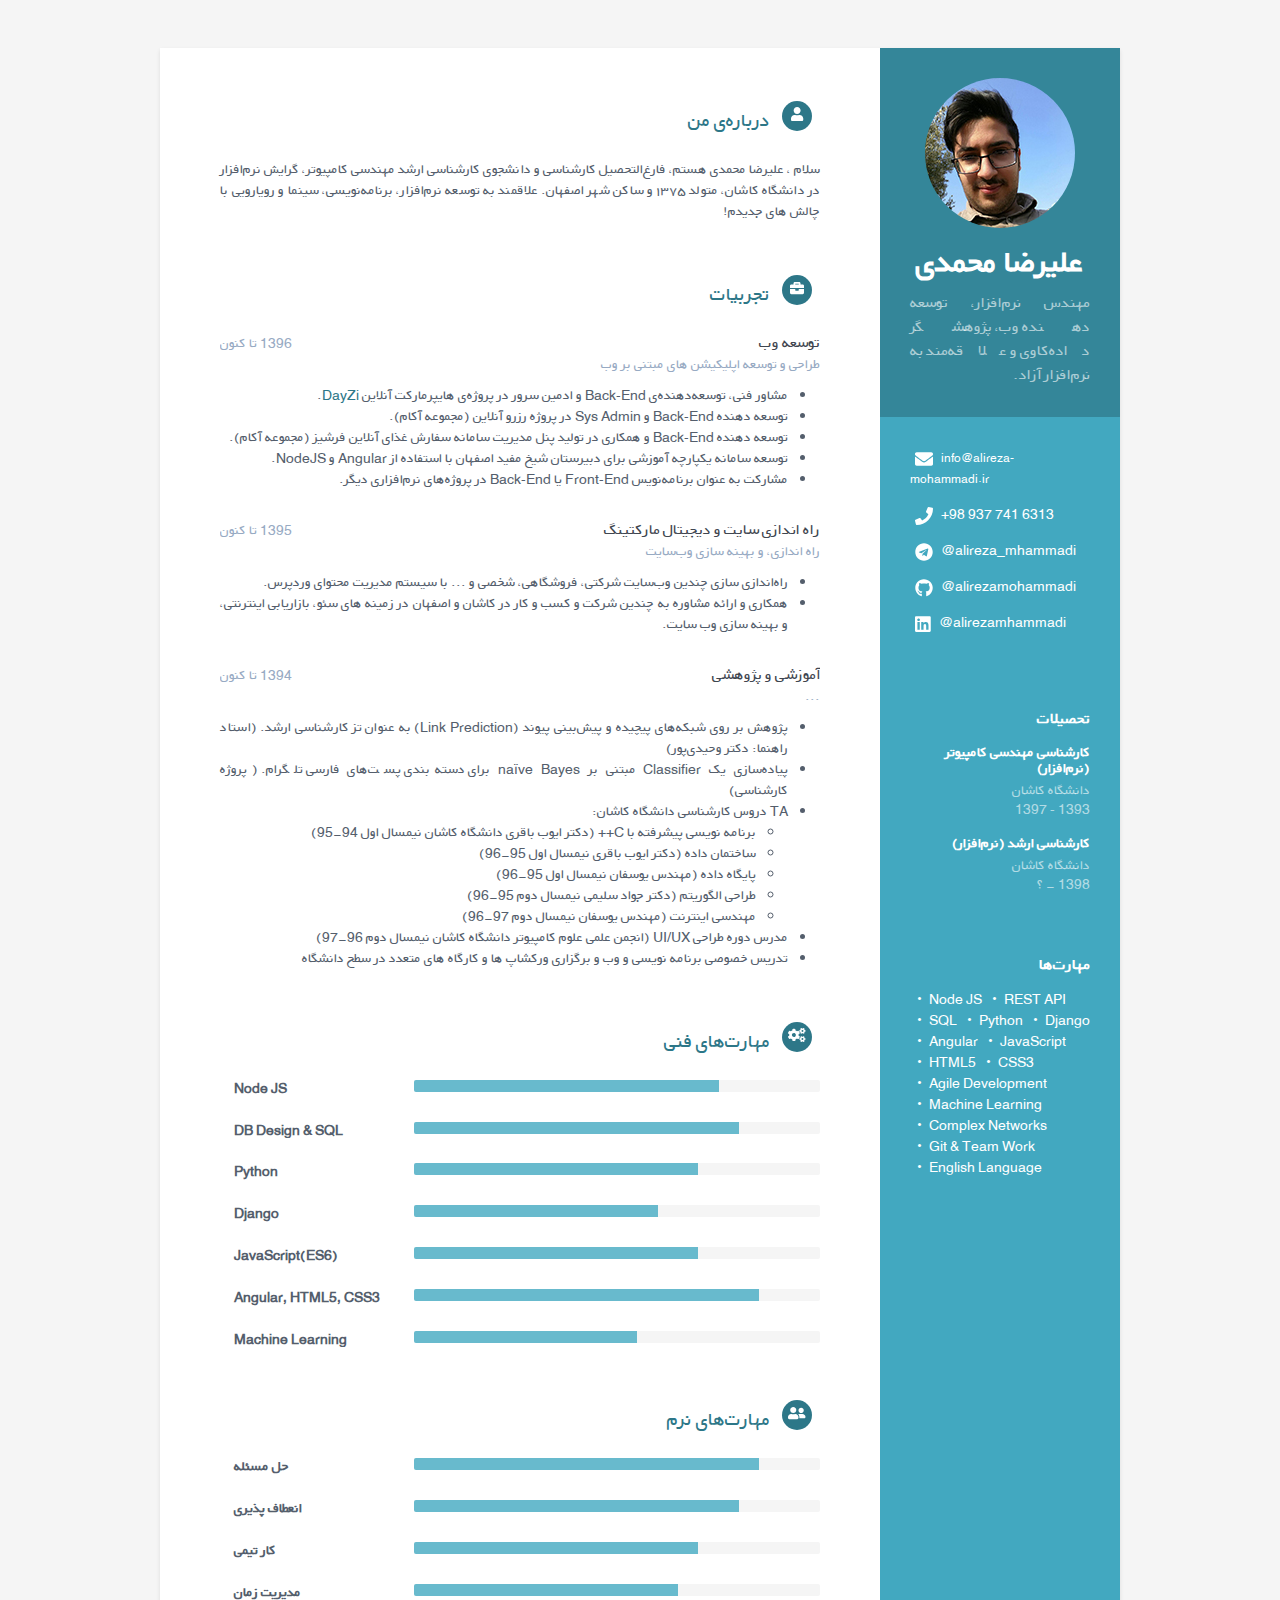
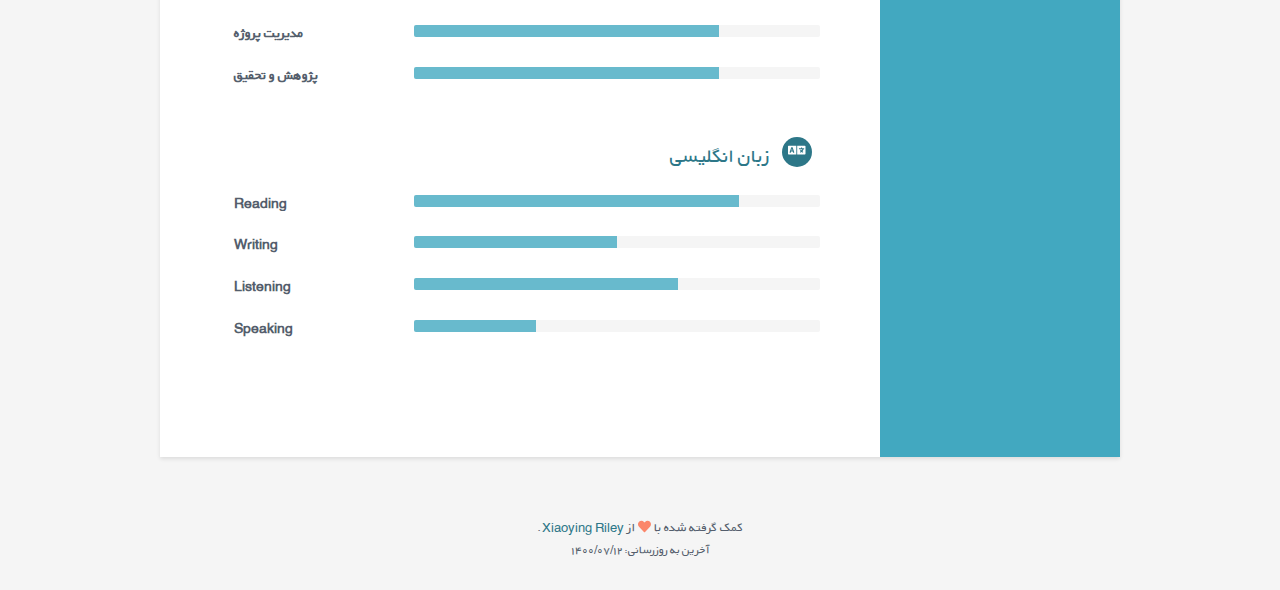
<file: index.html>
<!DOCTYPE html>

<html dir="rtl" lang="fa">

<head>
    <title>علیرضا محمدی - Alireza Mohammadi</title>

    <!-- Meta -->
    <meta charset="utf-8">
    <meta http-equiv="X-UA-Compatible" content="IE=edge">
    <meta name="viewport" content="width=device-width, initial-scale=1.0">
    <meta name="description"
        content="وب‌سایت شخصی علیرضا محمدی، برنامه نویس، توسعه دهنده وب، علاقه‌مند به نرم افزار آزاد و پژوهشگر داده‌کاوی.">
    <meta name="author" content="Alireza Mohammadi">
    <link rel="shortcut icon" href="favicon.png" type="image/png">

    <!-- Global CSS -->
    <link rel="stylesheet" href="assets/plugins/bootstrap/css/bootstrap.rtl.min.css">

    <!-- FontAwesome JS-->
    <script defer src="assets/plugins/fontawesome/js/all.min.js"></script>

    <!-- Theme CSS -->
    <link rel="stylesheet" href="assets/css/orbit-1.css">
    <link rel="stylesheet" href="assets/css/custom-styles.css">
</head>

<body>
    <div class="wrapper mt-lg-5">
        <div class="sidebar-wrapper">
            <div class="profile-container">
                <img class="profile" src="assets/images/alireza_mohammadi.jpg" alt="profile image" />
                <h1 class="name">علیرضا محمدی</h1>
                <p class="tagline text-justify">
                    مهندس نرم‌افزار، توسعه دهنده وب، پژوهشگر داده‌کاوی و
                    علاقه‌مند به نرم‌افزار آزاد.
                </p>
            </div>
            <!--//profile-container-->

            <div class="contact-container container-block">
                <ul class="list-unstyled contact-list ltr-list">
                    <li>
                        <i class="fas fa-envelope"></i>
                        <a href="mailto:info@alireza-mohammadi.ir" style="font-size: 85%;">info@alireza-mohammadi.ir</a>
                    </li>
                    <li>
                        <i class="fas fa-phone"></i>
                        <a href="tel:+989377416313">+98 937 741 6313</a>
                    </li>
                    <!-- <li>
                        <i class="fas fa-globe"></i>
                        <a href="http://alireza-mohammadi.ir" target="_blank">alireza-mohammadi.ir</a>
                    </li> -->
                    <li>
                        <i class="fab fa-telegram"></i>
                        <a href="https://t.me/alireza_mhammadi" target="_blank">@alireza_mhammadi</a>
                    </li>
                    <li>
                        <i class="fab fa-github"></i>
                        <a href="https://github.com/alirezamohammadi" target="_blank">@alirezamohammadi</a>
                    </li>
                    <li>
                        <i class="fab fa-linkedin"></i>
                        <a href="https://www.linkedin.com/in/alirezamhammadi/" target="_blank">@alirezamhammadi</a>
                    </li>
                </ul>
            </div>
            <!--//contact-container-->
            <div class="education-container container-block">
                <h2 class="container-block-title">تحصیلات</h2>
                <div class="item">
                    <h4 class="degree">کارشناسی مهندسی کامپیوتر (نرم‌افزار)</h4>
                    <h5 class="meta">دانشگاه کاشان</h5>
                    <div class="time">1393 - 1397</div>
                </div>
                <!--//item-->
                <div class="item">
                    <h4 class="degree">کارشناسی ارشد (نرم‌افزار)</h4>
                    <h5 class="meta">دانشگاه کاشان</h5>
                    <div class="time">1398 - ؟</div>
                </div>
                <!--//item-->
            </div>
            <!--//education-container-->

            <div class="languages-container container-block">
                <h2 class="container-block-title">مهارت‌ها</h2>

                <ul class="list-unstyled interests-list ltr-list list-inline">
                    <li>Node JS</li>
                    <li>REST API</li>
                    <li>SQL</li>
                    <li>Python</li>
                    <li>Django</li>
                    <li>Angular</li>
                    <li>JavaScript</li>
                    <li>HTML5</li>
                    <li>CSS3</li>
                    <li>Agile Development</li>
                    <li>Machine Learning</li>
                    <li>Complex Networks</li>
                    <li>Git & Team Work</li>
                    <li>English Language</li>

                </ul>
            </div>
            <!--//interests-->

        </div>
        <!--//sidebar-wrapper-->

        <div class="main-wrapper">

            <section class="section summary-section">
                <h2 class="section-title">
                    <span class="icon-holder"><i class="fas fa-user"></i></span>
                    درباره‌ی من
                </h2>
                <div class="summary text-justify">
                    <p>
                        سلام ، علیرضا محمدی هستم، فارغ‌التحصیل کارشناسی و دانشجوی کارشناسی ارشد مهندسی کامپیوتر، گرایش
                        نرم‌افزار در دانشگاه کاشان، متولد ۱۳۷۵ و ساکن شهر اصفهان. علاقمند به توسعه نرم‌افزار،
                        برنامه‌نویسی، سینما و رویارویی با چالش های جدیدم!
                    </p>
                </div>
                <!--//summary-->
            </section>
            <!--//section-->

            <section class="section experiences-section text-justify">
                <h2 class="section-title"><span class="icon-holder"><i class="fas fa-briefcase"></i></span>
                    تجربیات
                </h2>

                <div class="item">
                    <div class="meta">
                        <div class="upper-row">
                            <h3 class="job-title">توسعه وب</h3>
                            <div class="time">1396 تا کنون</div>
                        </div>
                        <!--//upper-row-->
                        <div class="company">طراحی و توسعه اپلیکیشن های مبتنی بر وب</div>
                    </div>
                    <!--//meta-->
                    <ul>
                        <li>
                            مشاور فنی، توسعه‌دهنده‌ی Back-End و ادمین سرور در پروژه‌ی هایپرمارکت آنلاین <a
                                href="http://dayzi.app" target="_blank" rel="noopener noreferrer">DayZi</a>.
                        </li>
                        <li class="details">
                            توسعه دهنده Back-End و Sys Admin در پروژه رزرو آنلاین (مجموعه آکام).
                        </li>
                        <li class="details">
                            توسعه دهنده Back-End و همکاری در تولید پنل مدیریت سامانه سفارش غذای آنلاین فرشیز (مجموعه
                            آکام).
                        </li>
                        <li class="details">
                            توسعه سامانه یکپارچه آموزشی برای دبیرستان شیخ مفید اصفهان با استفاده از Angular و NodeJS.
                        </li>
                        <li class="details">
                            مشارکت به عنوان برنامه‌نویس Front-End یا Back-End در پروژه‌های نرم‌افزاری دیگر.
                        </li>
                    </ul>

                </div>
                <!--//item-->

                <div class="item">
                    <div class="meta">
                        <div class="upper-row">
                            <h3 class="job-title">راه اندازی سایت و دیجیتال مارکتینگ</h3>
                            <div class="time">1395 تا کنون</div>
                        </div>
                        <!--//upper-row-->
                        <div class="company">راه اندازی، و بهینه سازی وب‌سایت</div>
                    </div>
                    <!--//meta-->
                    <div class="details">
                        <ul>
                            <li>
                                راه‌اندازی سازی چندین وب‌سایت شرکتی، فروشگاهی، شخصی و ... با سیستم مدیریت محتوای وردپرس.

                            </li>
                            <li>
                                همکاری و ارائه مشاوره به چندین شرکت و کسب و کار در کاشان و اصفهان در زمینه های سئو،
                                بازاریابی اینترنتی، و بهینه سازی وب سایت.
                            </li>
                        </ul>
                    </div>
                    <!--//details-->
                </div>
                <!--//item-->


                <div class="item">
                    <div class="meta">
                        <div class="upper-row">
                            <h3 class="job-title">آموزشی و پژوهشی</h3>
                            <div class="time">1394 تا کنون</div>
                        </div>
                        <!--//upper-row-->
                        <div class="company">...</div>
                    </div>
                    <!--//meta-->
                    <div class="details">
                        <ul>
                            <li>پژوهش بر روی شبکه‌های پیچیده و پیش‌بینی پیوند (Link Prediction) به عنوان تز کارشناسی
                                ارشد. (استاد راهنما: دکتر وحیدی‌پور)</li>
                            <li>پیاده‌سازی یک Classifier مبتنی بر naïve Bayes برای دسته‌بندی پست‌های فارسی تلگرام.
                                (پروژه کارشناسی)</li>
                            <li>
                                TA دروس کارشناسی دانشگاه کاشان:
                                <ul>
                                    <li>برنامه نویسی پیشرفته با C++ (دکتر ایوب باقری دانشگاه کاشان نیمسال اول
                                        94-95)</li>
                                    <li>ساختمان داده (دکتر ایوب باقری نیمسال اول 95-96)</li>
                                    <li>پایگاه داده (مهندس یوسفان نیمسال اول 95-96)</li>
                                    <li>طراحی الگوریتم (دکتر جواد سلیمی نیمسال دوم 95-96)</li>
                                    <li>مهندسی اینترنت (مهندس یوسفان نیمسال دوم 97-96)</li>
                                </ul>
                            </li>
                            <li>مدرس دوره طراحی UI/UX (انجمن علمی علوم کامپیوتر دانشگاه کاشان نیمسال دوم 96-97)</li>
                            <li>تدریس خصوصی برنامه نویسی و وب و برگزاری ورکشاپ ها و کارگاه های متعدد در سطح دانشگاه</li>
                        </ul>
                    </div>
                    <!--//details-->
                </div>
                <!--//item-->

            </section>
            <!--//section-->


            <section class="skills-section section">
                <h2 class="section-title"><span class="icon-holder"><i class="fas fa-cogs"></i></span>
                    مهارت‌های فنی
                </h2>
                <div class="skillset">
                    <div class="item">
                        <h3 class="level-title">Node JS</h3>
                        <div class="progress level-bar">
                            <div class="progress-bar theme-progress-bar" role="progressbar" style="width: 75%"
                                aria-valuenow="99" aria-valuemin="0" aria-valuemax="100"></div>
                        </div>
                    </div>
                    <!--//item-->

                    <div class="item">
                        <h3 class="level-title">DB Design & SQL</h3>
                        <div class="progress level-bar">
                            <div class="progress-bar theme-progress-bar" role="progressbar" style="width: 80%"
                                aria-valuenow="98" aria-valuemin="0" aria-valuemax="100"></div>
                        </div>
                    </div>
                    <!--//item-->

                    <div class="item">
                        <h3 class="level-title">Python</h3>
                        <div class="progress level-bar">
                            <div class="progress-bar theme-progress-bar" role="progressbar" style="width: 70%"
                                aria-valuenow="98" aria-valuemin="0" aria-valuemax="100"></div>
                        </div>
                    </div>

                    <!--//item-->
                    <div class="item">
                        <h3 class="level-title">Django</h3>
                        <div class="progress level-bar">
                            <div class="progress-bar theme-progress-bar" role="progressbar" style="width: 60%"
                                aria-valuenow="98" aria-valuemin="0" aria-valuemax="100"></div>
                        </div>
                    </div>
                    <!--//item-->

                    <div class="item">
                        <h3 class="level-title">JavaScript(ES6)</h3>
                        <div class="progress level-bar">
                            <div class="progress-bar theme-progress-bar" role="progressbar" style="width: 70%"
                                aria-valuenow="95" aria-valuemin="0" aria-valuemax="100"></div>
                        </div>
                    </div>
                    <!--//item-->

                    <div class="item">
                        <h3 class="level-title">Angular, HTML5, CSS3</h3>
                        <div class="progress level-bar">
                            <div class="progress-bar theme-progress-bar" role="progressbar" style="width: 85%"
                                aria-valuenow="85" aria-valuemin="0" aria-valuemax="100"></div>
                        </div>
                    </div>
                    <!--//item-->

                    <div class="item">
                        <h3 class="level-title">Machine Learning</h3>
                        <div class="progress level-bar">
                            <div class="progress-bar theme-progress-bar" role="progressbar" style="width: 55%"
                                aria-valuenow="60" aria-valuemin="0" aria-valuemax="100"></div>
                        </div>
                    </div>
                    <!--//item-->


                </div>
            </section>
            <!--//skills-section-->

            <section class="skills-section section">
                <h2 class="section-title"><span class="icon-holder"><i class="fas fa-user-friends"></i></span>
                    مهارت‌های نرم
                </h2>
                <div class="skillset">

                    <div class="item">
                        <h3 class="level-title">حل مسئله</h3>
                        <div class="progress level-bar">
                            <div class="progress-bar theme-progress-bar" role="progressbar" style="width: 85%"
                                aria-valuenow="85" aria-valuemin="0" aria-valuemax="100"></div>
                        </div>
                    </div>
                    <!--//item-->

                    <div class="item">
                        <h3 class="level-title">انعطاف پذیری</h3>
                        <div class="progress level-bar">
                            <div class="progress-bar theme-progress-bar" role="progressbar" style="width: 80%"
                                aria-valuenow="98" aria-valuemin="0" aria-valuemax="100"></div>
                        </div>
                    </div>
                    <!--//item-->

                    <div class="item">
                        <h3 class="level-title">کار تیمی</h3>
                        <div class="progress level-bar">
                            <div class="progress-bar theme-progress-bar" role="progressbar" style="width: 70%"
                                aria-valuenow="99" aria-valuemin="0" aria-valuemax="100"></div>
                        </div>
                    </div>
                    <!--//item-->

                    <div class="item">
                        <h3 class="level-title">مدیریت زمان</h3>
                        <div class="progress level-bar">
                            <div class="progress-bar theme-progress-bar" role="progressbar" style="width: 65%"
                                aria-valuenow="98" aria-valuemin="0" aria-valuemax="100"></div>
                        </div>
                    </div>
                    <!--//item-->

                    <div class="item">
                        <h3 class="level-title">مدیریت پروژه</h3>
                        <div class="progress level-bar">
                            <div class="progress-bar theme-progress-bar" role="progressbar" style="width: 75%"
                                aria-valuenow="95" aria-valuemin="0" aria-valuemax="100"></div>
                        </div>
                    </div>
                    <!--//item-->

                    <div class="item">
                        <h3 class="level-title">پژوهش و تحقیق</h3>
                        <div class="progress level-bar">
                            <div class="progress-bar theme-progress-bar" role="progressbar" style="width: 75%"
                                aria-valuenow="60" aria-valuemin="0" aria-valuemax="100"></div>
                        </div>
                    </div>
                    <!--//item-->


                </div>
            </section>
            <!--//skills-section-->

            <section class="skills-section section">
                <h2 class="section-title"><span class="icon-holder"><i class="fas fa-language"></i></span>
                    زبان انگلیسی
                </h2>
                <div class="skillset">
                    <div class="item">
                        <h3 class="level-title">Reading</h3>
                        <div class="progress level-bar">
                            <div class="progress-bar theme-progress-bar" role="progressbar" style="width: 80%"
                                aria-valuenow="99" aria-valuemin="0" aria-valuemax="100"></div>
                        </div>
                    </div>
                    <!--//item-->

                    <div class="item">
                        <h3 class="level-title">Writing</h3>
                        <div class="progress level-bar">
                            <div class="progress-bar theme-progress-bar" role="progressbar" style="width: 50%"
                                aria-valuenow="98" aria-valuemin="0" aria-valuemax="100"></div>
                        </div>
                    </div>
                    <!--//item-->

                    <div class="item">
                        <h3 class="level-title">Listening</h3>
                        <div class="progress level-bar">
                            <div class="progress-bar theme-progress-bar" role="progressbar" style="width: 65%"
                                aria-valuenow="98" aria-valuemin="0" aria-valuemax="100"></div>
                        </div>
                    </div>
                    <!--//item-->

                    <div class="item">
                        <h3 class="level-title">Speaking</h3>
                        <div class="progress level-bar">
                            <div class="progress-bar theme-progress-bar" role="progressbar" style="width: 30%"
                                aria-valuenow="95" aria-valuemin="0" aria-valuemax="100"></div>
                        </div>
                    </div>
                    <!--//item-->

                </div>
            </section>
            <!--//skills-section-->


        </div>
        <!--//main-body-->
    </div>

    <footer class="footer">
        <div class="text-center">
            <!--/* This template is free as long as you keep the footer attribution link. If you'd like to use the template without the attribution link, you can buy the commercial license via our website: themes.3rdwavemedia.com Thank you for your support. :) */-->
            <small class="copyright">کمک گرفته شده با <i class="fas fa-heart"></i> از <a
                    href="http://themes.3rdwavemedia.com" target="_blank">Xiaoying Riley</a>.</small><br>
            <small>آخرین به روزرسانی: ۱۴۰۰/۰۷/۱۲</small>
        </div>
        <!--//container-->
    </footer>
    <!--//footer-->

</body>

</html>
</file>
<file: assets/css/custom-styles.css>
@font-face {
  font-family: "BYekan";
  src: url("../fonts/BYekan+.ttf");
}

body {
  font-family: 'BYekan';
}

.ltr-list {
  direction: ltr;
  text-align: left;
  padding-left: 0px;
}

.level-title {
  direction: ltr;
  text-align: left;
}

@media (min-width: 992px) {
  .level-title {
    margin-left: 1em;
  }
}

.level-bar {
  direction: ltr;
}

.profile {
  width: 150px;
  border-radius: 50%;
}

.skillset .item {
  margin-bottom: 25px;
}

.text-justify {
  text-align: justify;
}

.list-inline {
  list-style: none;
  padding: 0;
}

.list-inline > li {
  display: inline;
  white-space: nowrap;
}

.list-inline > li::before {
  content: "•";
  margin-right: 0.5em;
  margin-left: 0.5em;
}


/* RTL Styles */
.sidebar-wrapper {
  left: 0;
}

.sidebar-wrapper .contact-list .svg-inline--fa {
  margin-left: 5px;
}

.main-wrapper .section-title .icon-holder {
  margin-left: 8px;
}

.time {
  left: 0;
  right: unset !important
}

/* END OF RTL styles */
</file>
<file: assets/css/orbit-1.css>
/*! 
 * Template Name: Orbit - Bootstrap 5 Resume/CV Template for Developers
 * Version: Bootstrap 5 v1.0
 * Author: Xiaoying Riley
 * Copyright: 3rd Wave Media
 * Twitter: @3rdwave_themes
 * Website: http://themes.3rdwavemedia.com/
*/

body {
  font-family: "Roboto", sans-serif;
  color: #545E6C;
  background: #f5f5f5;
  font-size: 14px;
  -webkit-font-smoothing: antialiased;
  -moz-osx-font-smoothing: grayscale;
}

h1,
h2,
h3,
h4,
h5,
h6 {
  font-weight: 700;
}

a {
  color: #2d7788;
  text-decoration: none;
}

a:hover {
  text-decoration: underline;
  color: #1a454f;
  -webkit-transition: all 0.4s ease-in-out;
  -moz-transition: all 0.4s ease-in-out;
  -ms-transition: all 0.4s ease-in-out;
  -o-transition: all 0.4s ease-in-out;
}

a:focus {
  text-decoration: none;
}

p {
  line-height: 1.5;
}

.wrapper {
  background: #42A8C0;
  max-width: 960px;
  margin: 0 auto;
  position: relative;
  box-shadow: 0px 2px 4px rgba(0, 0, 0, 0.1);
}

.sidebar-wrapper {
  background: #42A8C0;
  position: absolute;
  right: 0;
  width: 240px;
  height: 100%;
  min-height: 800px;
  color: #fff;
}

.sidebar-wrapper a {
  color: #fff;
}

.sidebar-wrapper .profile-container {
  padding: 30px;
  background: rgba(0, 0, 0, 0.2);
  text-align: center;
  color: #fff;
}

.sidebar-wrapper .name {
  font-size: 32px;
  font-weight: 900;
  margin-top: 0;
  margin-bottom: 10px;
}

.sidebar-wrapper .tagline {
  color: rgba(255, 255, 255, 0.6);
  font-size: 16px;
  font-weight: 400;
  margin-top: 0;
  margin-bottom: 0;
}

.sidebar-wrapper .profile {
  margin-bottom: 15px;
}

.sidebar-wrapper .contact-list .svg-inline--fa {
  margin-right: 5px;
  font-size: 18px;
  vertical-align: middle;
}

.sidebar-wrapper .contact-list li {
  margin-bottom: 15px;
}

.sidebar-wrapper .contact-list li:last-child {
  margin-bottom: 0;
}

.sidebar-wrapper .contact-list .email .svg-inline--fa {
  font-size: 14px;
}

.sidebar-wrapper .container-block {
  padding: 30px;
}

.sidebar-wrapper .container-block-title {
  text-transform: uppercase;
  font-size: 16px;
  font-weight: 700;
  margin-top: 0;
  margin-bottom: 15px;
}

.sidebar-wrapper .degree {
  font-size: 14px;
  margin-top: 0;
  margin-bottom: 5px;
}

.sidebar-wrapper .education-container .item {
  margin-bottom: 15px;
}

.sidebar-wrapper .education-container .item:last-child {
  margin-bottom: 0;
}

.sidebar-wrapper .education-container .meta {
  color: rgba(255, 255, 255, 0.6);
  font-weight: 500;
  margin-bottom: 0px;
  margin-top: 0;
  font-size: 14px;
}

.sidebar-wrapper .education-container .time {
  color: rgba(255, 255, 255, 0.6);
  font-weight: 500;
  margin-bottom: 0px;
}

.sidebar-wrapper .languages-container .lang-desc {
  color: rgba(255, 255, 255, 0.6);
}

.sidebar-wrapper .languages-list {
  margin-bottom: 0;
}

.sidebar-wrapper .languages-list li {
  margin-bottom: 10px;
}

.sidebar-wrapper .languages-list li:last-child {
  margin-bottom: 0;
}

.sidebar-wrapper .interests-list {
  margin-bottom: 0;
}

.sidebar-wrapper .interests-list li {
  margin-bottom: 10px;
}

.sidebar-wrapper .interests-list li:last-child {
  margin-bottom: 0;
}

.main-wrapper {
  background: #fff;
  padding: 60px;
  padding-right: 300px;
}

.main-wrapper .section-title {
  text-transform: uppercase;
  font-size: 20px;
  font-weight: 500;
  color: #2d7788;
  position: relative;
  margin-top: 0;
  margin-bottom: 20px;
}

.main-wrapper .section-title .icon-holder {
  width: 30px;
  height: 30px;
  margin-right: 8px;
  display: inline-block;
  color: #fff;
  border-radius: 50%;
  -moz-background-clip: padding;
  -webkit-background-clip: padding-box;
  background-clip: padding-box;
  background: #2d7788;
  text-align: center;
  font-size: 16px;
  position: relative;
  top: -8px;
}

.main-wrapper .section-title .icon-holder .svg-inline--fa {
  font-size: 14px;
  margin-top: 6px;
}

.main-wrapper .section {
  margin-bottom: 60px;
}

.main-wrapper .experiences-section .item {
  margin-bottom: 30px;
}

.main-wrapper .upper-row {
  position: relative;
  overflow: hidden;
  margin-bottom: 2px;
}

.main-wrapper .job-title {
  color: #3F4650;
  font-size: 16px;
  margin-top: 0;
  margin-bottom: 0;
  font-weight: 500;
}

.main-wrapper .time {
  position: absolute;
  right: 0;
  top: 0;
  color: #97AAC3;
}

.main-wrapper .company {
  margin-bottom: 10px;
  color: #97AAC3;
}

.main-wrapper .project-title {
  font-size: 16px;
  font-weight: 400;
  margin-top: 0;
  margin-bottom: 5px;
}

.main-wrapper .projects-section .intro {
  margin-bottom: 30px;
}

.main-wrapper .projects-section .item {
  margin-bottom: 15px;
}

.skillset .item {
  margin-bottom: 15px;
  overflow: hidden;
}

.skillset .level-title {
  font-size: 14px;
  margin-top: 0;
  margin-bottom: 12px;
}

.skillset .level-bar {
  height: 12px;
  background: #f5f5f5;
  border-radius: 2px;
  -moz-background-clip: padding;
  -webkit-background-clip: padding-box;
  background-clip: padding-box;
}

.skillset .theme-progress-bar {
  background: #68bacd;
}

.footer {
  padding: 30px;
  padding-top: 60px;
}

.footer .copyright {
  line-height: 1.6;
  color: #545E6C;
  font-size: 13px;
}

.footer .fa-heart {
  color: #fb866a;
}

@media (max-width: 767.98px) {
  .sidebar-wrapper {
    position: static;
    width: inherit;
  }
  .main-wrapper {
    padding: 30px;
  }
  .main-wrapper .time {
    position: static;
    display: block;
    margin-top: 5px;
  }
  .main-wrapper .upper-row {
    margin-bottom: 0;
  }
}

@media (min-width: 992px) {
  .skillset .level-title {
    display: inline-block;
    float: left;
    width: 30%;
    margin-bottom: 0;
  }
}
</file>
